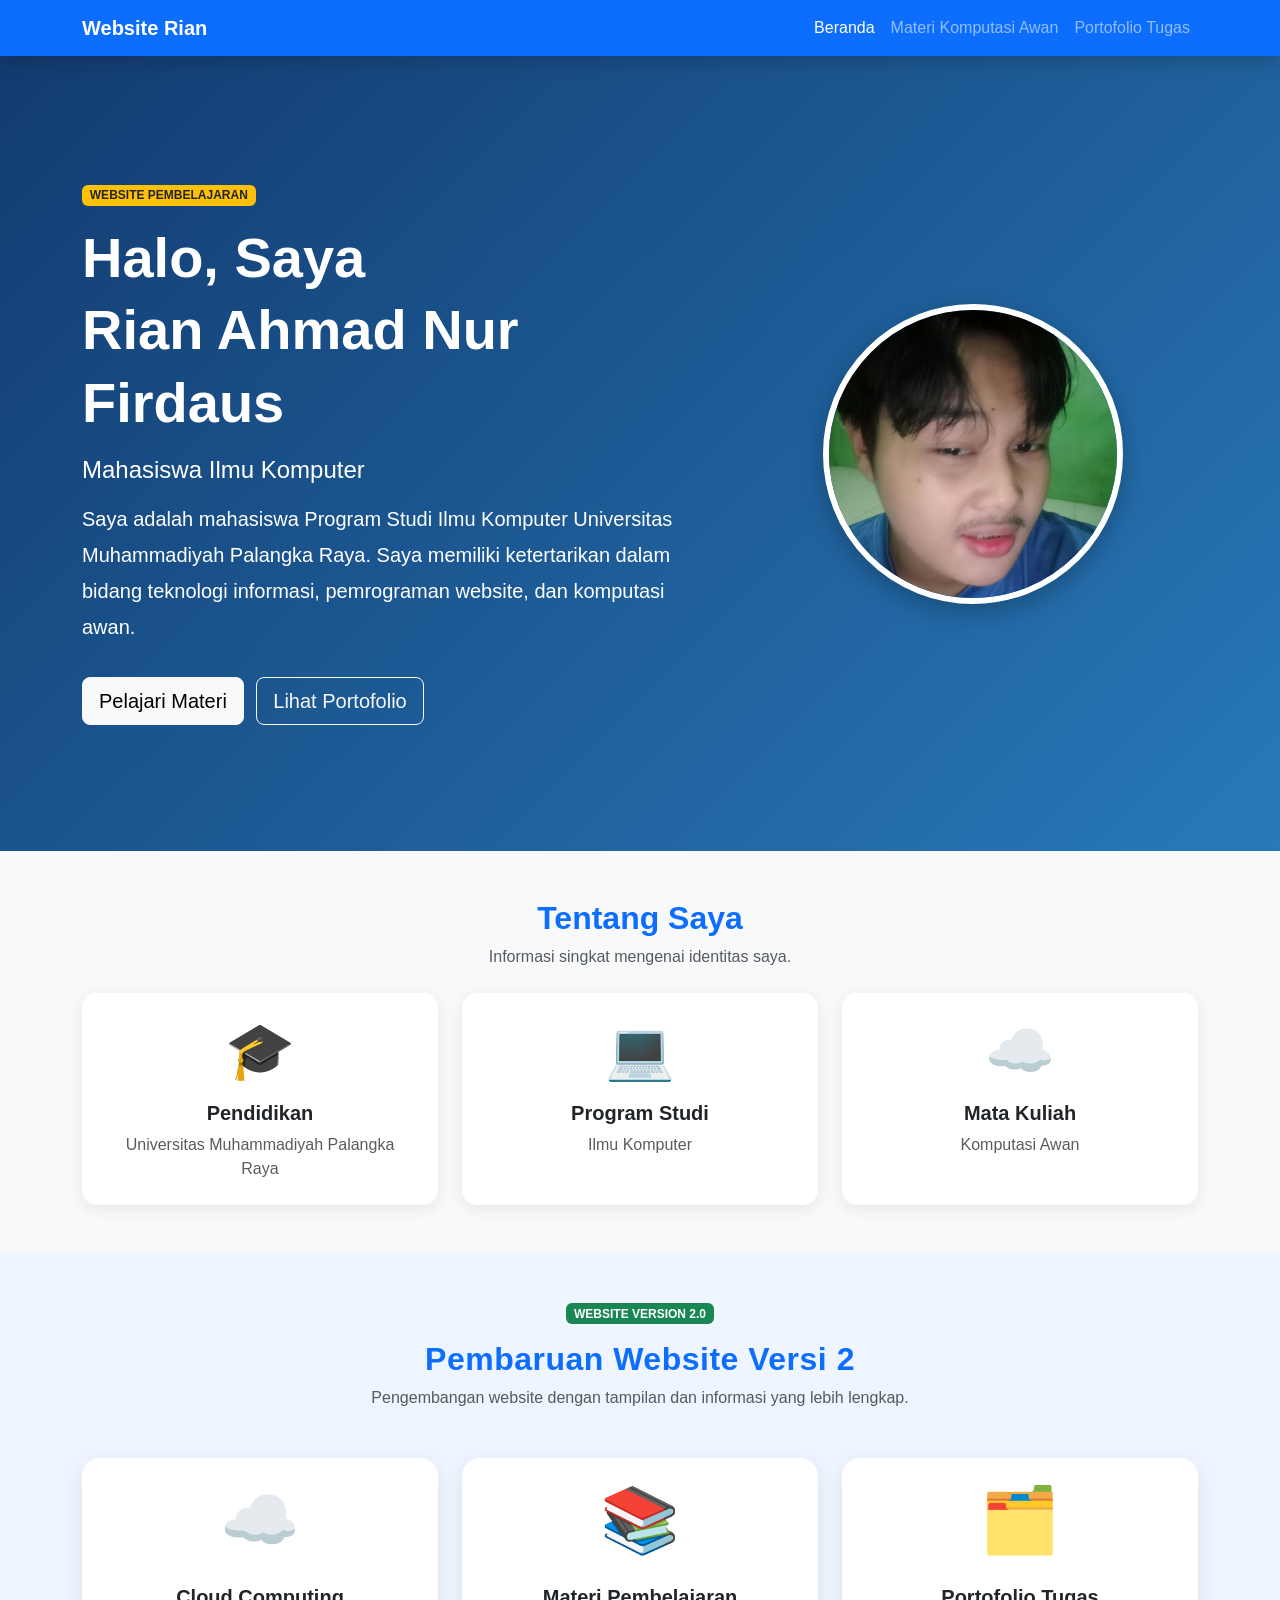
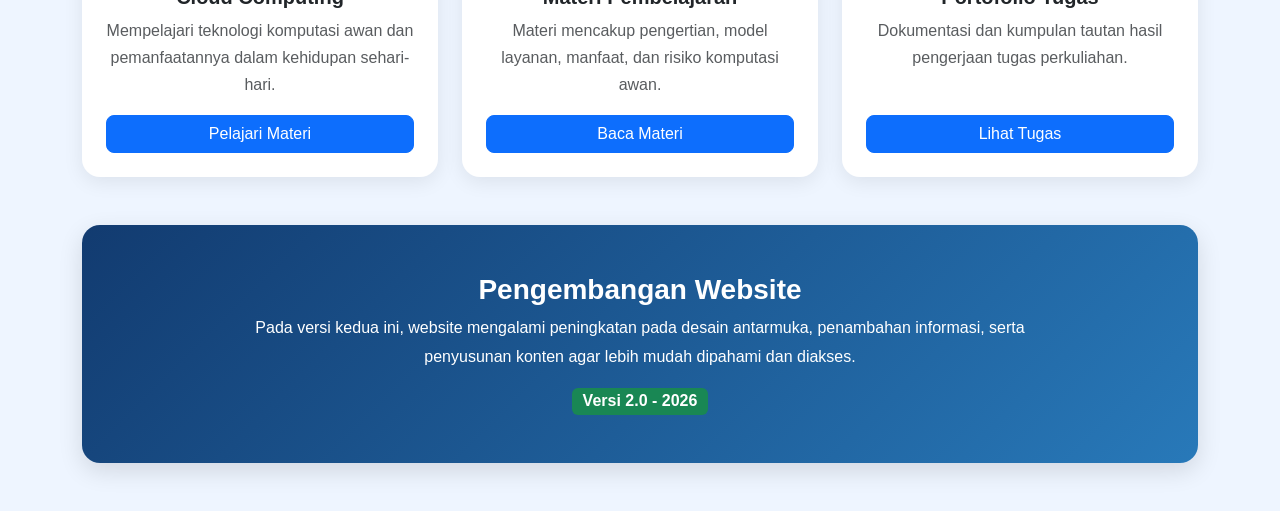
<file: index.html>
<!DOCTYPE html>
<html lang="id">
<head>
    <meta charset="UTF-8">
    <meta name="viewport" content="width=device-width, initial-scale=1.0">
    <title>Beranda | Rian Ahmad Nur Firdaus</title>

    <!-- Bootstrap -->
    <link href="https://cdn.jsdelivr.net/npm/bootstrap@5.3.3/dist/css/bootstrap.min.css" rel="stylesheet">

    <!-- CSS Lokal -->
    <link rel="stylesheet" href="asset/CSS/style.css">
</head>
<body>

    <!-- NAVBAR -->
    <nav class="navbar navbar-expand-lg navbar-dark bg-primary shadow">
        <div class="container">
            <a class="navbar-brand fw-bold" href="index.html">Website Rian</a>

            <button class="navbar-toggler" type="button" data-bs-toggle="collapse"
                data-bs-target="#navbarMenu">
                <span class="navbar-toggler-icon"></span>
            </button>

            <div class="collapse navbar-collapse" id="navbarMenu">
                <ul class="navbar-nav ms-auto">
                    <li class="nav-item">
                        <a class="nav-link active" href="index.html">Beranda</a>
                    </li>
                    <li class="nav-item">
                        <a class="nav-link" href="materi.html">Materi Komputasi Awan</a>
                    </li>
                    <li class="nav-item">
                        <a class="nav-link" href="portofolio.html">Portofolio Tugas</a>
                    </li>
                </ul>
            </div>
        </div>
    </nav>

    <!-- HERO -->
    <section class="hero-section">
        <div class="container">
            <div class="row align-items-center min-vh-75">

                <div class="col-lg-7 text-center text-lg-start">
                    <span class="badge bg-warning text-dark mb-3">
                        WEBSITE PEMBELAJARAN
                    </span>

                    <h1 class="display-4 fw-bold">
                        Halo, Saya<br>
                        Rian Ahmad Nur Firdaus
                    </h1>

                    <h4 class="mt-3">Mahasiswa Ilmu Komputer</h4>

                    <p class="lead mt-3">
                        Saya adalah mahasiswa Program Studi Ilmu Komputer
                        Universitas Muhammadiyah Palangka Raya. Saya memiliki
                        ketertarikan dalam bidang teknologi informasi,
                        pemrograman website, dan komputasi awan.
                    </p>

                    <a href="materi.html" class="btn btn-light btn-lg mt-3 me-2">
                        Pelajari Materi
                    </a>

                    <a href="portofolio.html" class="btn btn-outline-light btn-lg mt-3">
                        Lihat Portofolio
                    </a>
                </div>

                <div class="col-lg-5 text-center mt-5 mt-lg-0">
                    <img src="asset/image/Rian.jpeg"
                         alt="Foto Rian Ahmad Nur Firdaus"
                         class="foto-profil">
                </div>

            </div>
        </div>
    </section>

    <!-- TENTANG SAYA -->
    <section class="container py-5">
        <div class="text-center mb-4">
            <h2 class="fw-bold text-primary">Tentang Saya</h2>
            <p class="text-muted">Informasi singkat mengenai identitas saya.</p>
        </div>

        <div class="row g-4">
            <div class="col-md-4">
                <div class="card info-card h-100 text-center p-4">
                    <div class="display-4">🎓</div>
                    <h5 class="fw-bold mt-3">Pendidikan</h5>
                    <p class="text-muted mb-0">
                        Universitas Muhammadiyah Palangka Raya
                    </p>
                </div>
            </div>

            <div class="col-md-4">
                <div class="card info-card h-100 text-center p-4">
                    <div class="display-4">💻</div>
                    <h5 class="fw-bold mt-3">Program Studi</h5>
                    <p class="text-muted mb-0">Ilmu Komputer</p>
                </div>
            </div>

            <div class="col-md-4">
                <div class="card info-card h-100 text-center p-4">
                    <div class="display-4">☁️</div>
                    <h5 class="fw-bold mt-3">Mata Kuliah</h5>
                    <p class="text-muted mb-0">Komputasi Awan</p>
                </div>
            </div>
        </div>
    </section>

    
<!-- PEMBARUAN WEBSITE VERSI 2 -->
<section class="v2-section py-5">
    <div class="container">

        <div class="text-center mb-5">
            <span class="badge bg-success mb-3">WEBSITE VERSION 2.0</span>
            <h2 class="fw-bold text-primary">Pembaruan Website Versi 2</h2>
            <p class="text-muted">
                Pengembangan website dengan tampilan dan informasi yang lebih lengkap.
            </p>
        </div>

        <div class="row g-4">

            <div class="col-md-4">
                <div class="card v2-card h-100 text-center p-4">
                    <div class="display-3">☁️</div>
                    <h5 class="fw-bold mt-3">Cloud Computing</h5>
                    <p class="text-muted">
                        Mempelajari teknologi komputasi awan dan pemanfaatannya
                        dalam kehidupan sehari-hari.
                    </p>
                    <a href="materi.html" class="btn btn-primary mt-auto">
                        Pelajari Materi
                    </a>
                </div>
            </div>

            <div class="col-md-4">
                <div class="card v2-card h-100 text-center p-4">
                    <div class="display-3">📚</div>
                    <h5 class="fw-bold mt-3">Materi Pembelajaran</h5>
                    <p class="text-muted">
                        Materi mencakup pengertian, model layanan,
                        manfaat, dan risiko komputasi awan.
                    </p>
                    <a href="materi.html" class="btn btn-primary mt-auto">
                        Baca Materi
                    </a>
                </div>
            </div>

            <div class="col-md-4">
                <div class="card v2-card h-100 text-center p-4">
                    <div class="display-3">🗂️</div>
                    <h5 class="fw-bold mt-3">Portofolio Tugas</h5>
                    <p class="text-muted">
                        Dokumentasi dan kumpulan tautan hasil
                        pengerjaan tugas perkuliahan.
                    </p>
                    <a href="portofolio.html" class="btn btn-primary mt-auto">
                        Lihat Tugas
                    </a>
                </div>
            </div>

        </div>

        <div class="v2-info mt-5 p-4 p-md-5 text-center">
            <h3 class="fw-bold">Pengembangan Website</h3>
            <p class="mb-3">
                Pada versi kedua ini, website mengalami peningkatan pada
                desain antarmuka, penambahan informasi, serta penyusunan
                konten agar lebih mudah dipahami dan diakses.
            </p>
            <span class="badge bg-success fs-6">Versi 2.0 - 2026</span>
        </div>

    </div>
</section>

    <script src="https://cdn.jsdelivr.net/npm/bootstrap@5.3.3/dist/js/bootstrap.bundle.min.js"></script>
</body>
</html>
</file>
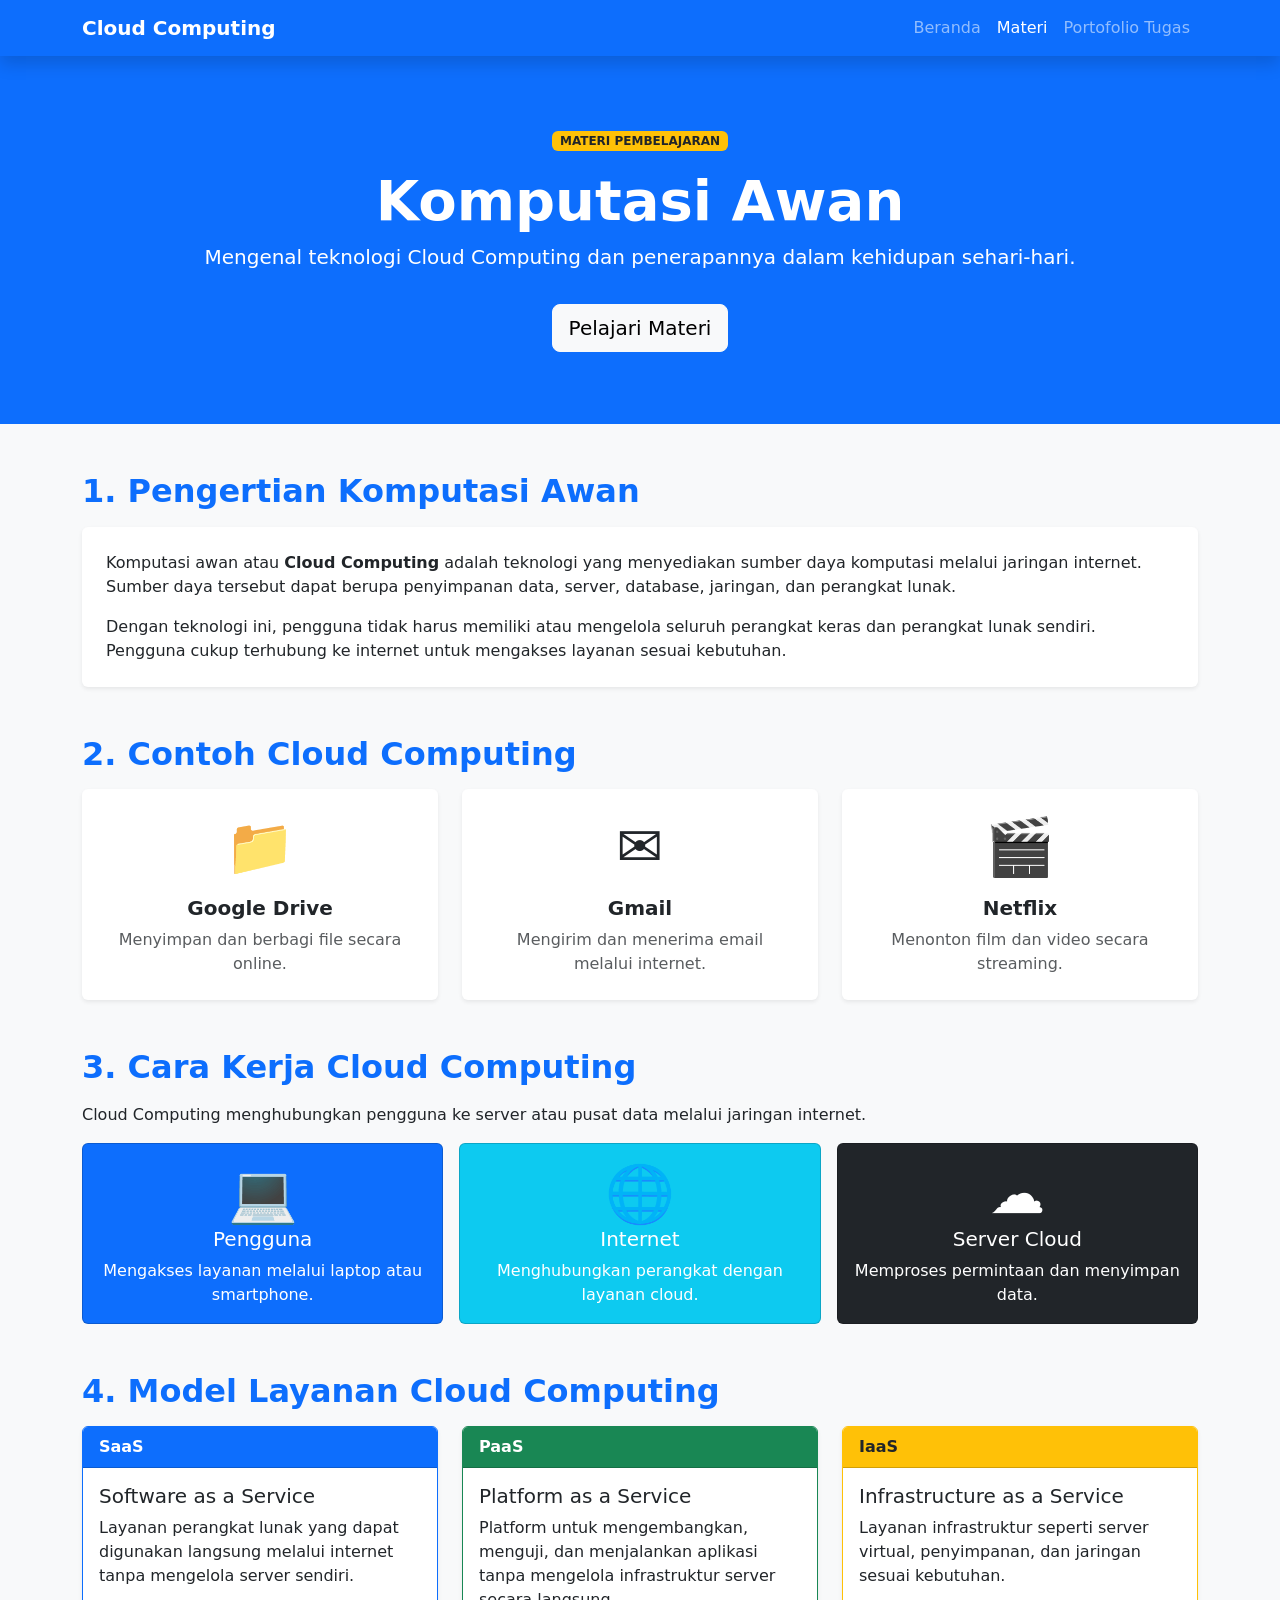
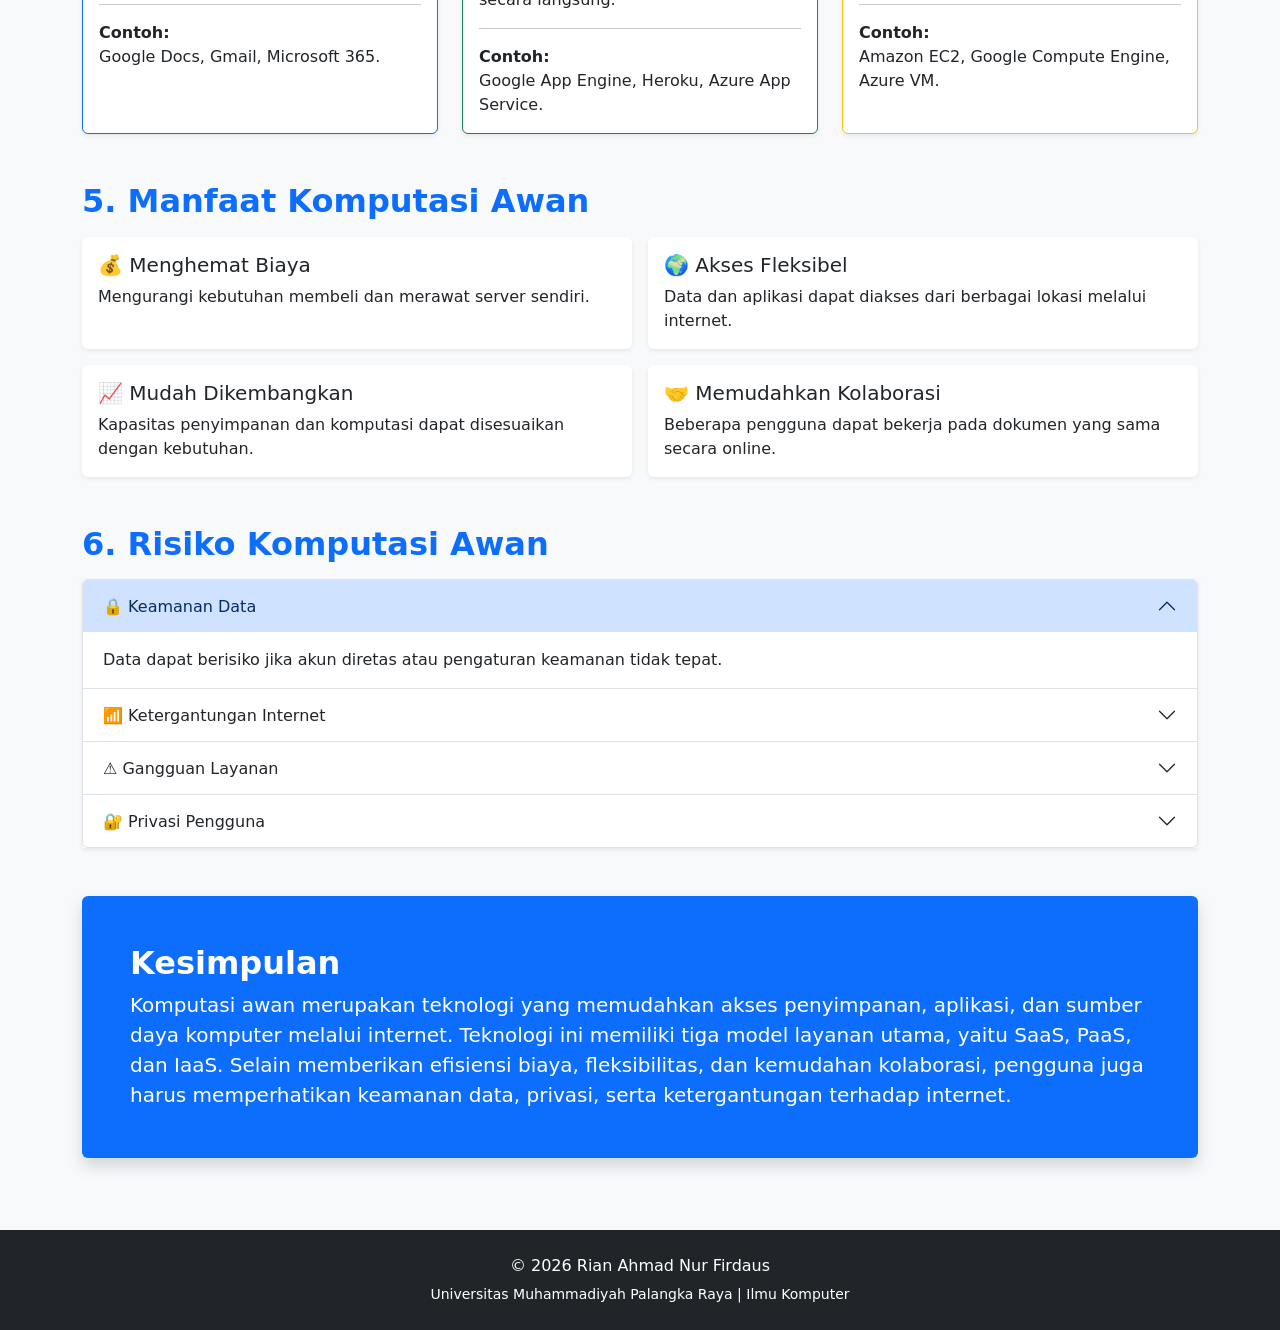
<file: materi.html>
<!DOCTYPE html>
<html lang="id">
<head>
    <meta charset="UTF-8">
    <meta name="viewport" content="width=device-width, initial-scale=1.0">
    <title>Materi Komputasi Awan | Rian</title>
    <link href="https://cdn.jsdelivr.net/npm/bootstrap@5.3.3/dist/css/bootstrap.min.css" rel="stylesheet">
</head>
<body class="bg-light">

    <!-- NAVBAR -->
    <nav class="navbar navbar-expand-lg navbar-dark bg-primary shadow">
        <div class="container">
            <a class="navbar-brand fw-bold" href="index.html">Cloud Computing</a>
            <button class="navbar-toggler" type="button" data-bs-toggle="collapse" data-bs-target="#menuNavbar">
                <span class="navbar-toggler-icon"></span>
            </button>
            <div class="collapse navbar-collapse" id="menuNavbar">
                <ul class="navbar-nav ms-auto">
                    <li class="nav-item"><a class="nav-link" href="index.html">Beranda</a></li>
                    <li class="nav-item"><a class="nav-link active" href="materi.html">Materi</a></li>
                    <li class="nav-item"><a class="nav-link" href="portofolio.html">Portofolio Tugas</a></li>
                </ul>
            </div>
        </div>
    </nav>

    <!-- HEADER -->
    <header class="bg-primary text-white text-center py-5">
        <div class="container py-4">
            <span class="badge bg-warning text-dark mb-3">MATERI PEMBELAJARAN</span>
            <h1 class="display-4 fw-bold">Komputasi Awan</h1>
            <p class="lead">Mengenal teknologi Cloud Computing dan penerapannya dalam kehidupan sehari-hari.</p>
            <a href="#pengertian" class="btn btn-light btn-lg mt-3">Pelajari Materi</a>
        </div>
    </header>

    <main class="container py-5">

        <!-- PENGERTIAN -->
        <section id="pengertian" class="mb-5">
            <h2 class="fw-bold text-primary mb-3">1. Pengertian Komputasi Awan</h2>
            <div class="card border-0 shadow-sm">
                <div class="card-body p-4">
                    <p>
                        Komputasi awan atau <strong>Cloud Computing</strong> adalah teknologi
                        yang menyediakan sumber daya komputasi melalui jaringan internet.
                        Sumber daya tersebut dapat berupa penyimpanan data, server,
                        database, jaringan, dan perangkat lunak.
                    </p>
                    <p class="mb-0">
                        Dengan teknologi ini, pengguna tidak harus memiliki atau mengelola
                        seluruh perangkat keras dan perangkat lunak sendiri. Pengguna cukup
                        terhubung ke internet untuk mengakses layanan sesuai kebutuhan.
                    </p>
                </div>
            </div>
        </section>

        <!-- CONTOH -->
        <section class="mb-5">
            <h2 class="fw-bold text-primary mb-3">2. Contoh Cloud Computing</h2>
            <div class="row g-4">
                <div class="col-md-4">
                    <div class="card h-100 border-0 shadow-sm text-center p-4">
                        <div class="display-4">📁</div>
                        <h5 class="fw-bold mt-3">Google Drive</h5>
                        <p class="text-muted mb-0">Menyimpan dan berbagi file secara online.</p>
                    </div>
                </div>
                <div class="col-md-4">
                    <div class="card h-100 border-0 shadow-sm text-center p-4">
                        <div class="display-4">✉️</div>
                        <h5 class="fw-bold mt-3">Gmail</h5>
                        <p class="text-muted mb-0">Mengirim dan menerima email melalui internet.</p>
                    </div>
                </div>
                <div class="col-md-4">
                    <div class="card h-100 border-0 shadow-sm text-center p-4">
                        <div class="display-4">🎬</div>
                        <h5 class="fw-bold mt-3">Netflix</h5>
                        <p class="text-muted mb-0">Menonton film dan video secara streaming.</p>
                    </div>
                </div>
            </div>
        </section>

        <!-- CARA KERJA -->
        <section class="mb-5">
            <h2 class="fw-bold text-primary mb-3">3. Cara Kerja Cloud Computing</h2>
            <p>Cloud Computing menghubungkan pengguna ke server atau pusat data melalui jaringan internet.</p>
            <div class="row g-3 text-center">
                <div class="col-md-4">
                    <div class="card bg-primary text-white h-100 p-3">
                        <div class="display-4">💻</div>
                        <h5>Pengguna</h5>
                        <p class="mb-0">Mengakses layanan melalui laptop atau smartphone.</p>
                    </div>
                </div>
                <div class="col-md-4">
                    <div class="card bg-info text-white h-100 p-3">
                        <div class="display-4">🌐</div>
                        <h5>Internet</h5>
                        <p class="mb-0">Menghubungkan perangkat dengan layanan cloud.</p>
                    </div>
                </div>
                <div class="col-md-4">
                    <div class="card bg-dark text-white h-100 p-3">
                        <div class="display-4">☁️</div>
                        <h5>Server Cloud</h5>
                        <p class="mb-0">Memproses permintaan dan menyimpan data.</p>
                    </div>
                </div>
            </div>
        </section>

        <!-- MODEL LAYANAN -->
        <section class="mb-5">
            <h2 class="fw-bold text-primary mb-3">4. Model Layanan Cloud Computing</h2>
            <div class="row g-4">
                <div class="col-md-4">
                    <div class="card h-100 border-primary shadow-sm">
                        <div class="card-header bg-primary text-white fw-bold">SaaS</div>
                        <div class="card-body">
                            <h5>Software as a Service</h5>
                            <p>Layanan perangkat lunak yang dapat digunakan langsung melalui internet tanpa mengelola server sendiri.</p>
                            <hr>
                            <strong>Contoh:</strong>
                            <p class="mb-0">Google Docs, Gmail, Microsoft 365.</p>
                        </div>
                    </div>
                </div>
                <div class="col-md-4">
                    <div class="card h-100 border-success shadow-sm">
                        <div class="card-header bg-success text-white fw-bold">PaaS</div>
                        <div class="card-body">
                            <h5>Platform as a Service</h5>
                            <p>Platform untuk mengembangkan, menguji, dan menjalankan aplikasi tanpa mengelola infrastruktur server secara langsung.</p>
                            <hr>
                            <strong>Contoh:</strong>
                            <p class="mb-0">Google App Engine, Heroku, Azure App Service.</p>
                        </div>
                    </div>
                </div>
                <div class="col-md-4">
                    <div class="card h-100 border-warning shadow-sm">
                        <div class="card-header bg-warning fw-bold">IaaS</div>
                        <div class="card-body">
                            <h5>Infrastructure as a Service</h5>
                            <p>Layanan infrastruktur seperti server virtual, penyimpanan, dan jaringan sesuai kebutuhan.</p>
                            <hr>
                            <strong>Contoh:</strong>
                            <p class="mb-0">Amazon EC2, Google Compute Engine, Azure VM.</p>
                        </div>
                    </div>
                </div>
            </div>
        </section>

        <!-- MANFAAT -->
        <section class="mb-5">
            <h2 class="fw-bold text-primary mb-3">5. Manfaat Komputasi Awan</h2>
            <div class="row g-3">
                <div class="col-md-6">
                    <div class="card border-0 shadow-sm h-100 p-3">
                        <h5>💰 Menghemat Biaya</h5>
                        <p class="mb-0">Mengurangi kebutuhan membeli dan merawat server sendiri.</p>
                    </div>
                </div>
                <div class="col-md-6">
                    <div class="card border-0 shadow-sm h-100 p-3">
                        <h5>🌍 Akses Fleksibel</h5>
                        <p class="mb-0">Data dan aplikasi dapat diakses dari berbagai lokasi melalui internet.</p>
                    </div>
                </div>
                <div class="col-md-6">
                    <div class="card border-0 shadow-sm h-100 p-3">
                        <h5>📈 Mudah Dikembangkan</h5>
                        <p class="mb-0">Kapasitas penyimpanan dan komputasi dapat disesuaikan dengan kebutuhan.</p>
                    </div>
                </div>
                <div class="col-md-6">
                    <div class="card border-0 shadow-sm h-100 p-3">
                        <h5>🤝 Memudahkan Kolaborasi</h5>
                        <p class="mb-0">Beberapa pengguna dapat bekerja pada dokumen yang sama secara online.</p>
                    </div>
                </div>
            </div>
        </section>

        <!-- RISIKO -->
        <section class="mb-5">
            <h2 class="fw-bold text-primary mb-3">6. Risiko Komputasi Awan</h2>
            <div class="accordion shadow-sm" id="accordionRisiko">
                <div class="accordion-item">
                    <h2 class="accordion-header">
                        <button class="accordion-button" data-bs-toggle="collapse" data-bs-target="#risiko1">
                            🔒 Keamanan Data
                        </button>
                    </h2>
                    <div id="risiko1" class="accordion-collapse collapse show" data-bs-parent="#accordionRisiko">
                        <div class="accordion-body">Data dapat berisiko jika akun diretas atau pengaturan keamanan tidak tepat.</div>
                    </div>
                </div>
                <div class="accordion-item">
                    <h2 class="accordion-header">
                        <button class="accordion-button collapsed" data-bs-toggle="collapse" data-bs-target="#risiko2">
                            📶 Ketergantungan Internet
                        </button>
                    </h2>
                    <div id="risiko2" class="accordion-collapse collapse" data-bs-parent="#accordionRisiko">
                        <div class="accordion-body">Akses layanan dapat terganggu ketika koneksi internet bermasalah.</div>
                    </div>
                </div>
                <div class="accordion-item">
                    <h2 class="accordion-header">
                        <button class="accordion-button collapsed" data-bs-toggle="collapse" data-bs-target="#risiko3">
                            ⚠️ Gangguan Layanan
                        </button>
                    </h2>
                    <div id="risiko3" class="accordion-collapse collapse" data-bs-parent="#accordionRisiko">
                        <div class="accordion-body">Server penyedia layanan dapat mengalami gangguan sehingga layanan sementara tidak tersedia.</div>
                    </div>
                </div>
                <div class="accordion-item">
                    <h2 class="accordion-header">
                        <button class="accordion-button collapsed" data-bs-toggle="collapse" data-bs-target="#risiko4">
                            🔐 Privasi Pengguna
                        </button>
                    </h2>
                    <div id="risiko4" class="accordion-collapse collapse" data-bs-parent="#accordionRisiko">
                        <div class="accordion-body">Pengguna perlu memahami bagaimana penyedia layanan mengelola dan melindungi data pribadi.</div>
                    </div>
                </div>
            </div>
        </section>

        <!-- KESIMPULAN -->
        <section class="mb-4">
            <div class="card bg-primary text-white border-0 shadow">
                <div class="card-body p-4 p-md-5">
                    <h2 class="fw-bold">Kesimpulan</h2>
                    <p class="lead mb-0">
                        Komputasi awan merupakan teknologi yang memudahkan akses
                        penyimpanan, aplikasi, dan sumber daya komputer melalui internet.
                        Teknologi ini memiliki tiga model layanan utama, yaitu SaaS,
                        PaaS, dan IaaS. Selain memberikan efisiensi biaya, fleksibilitas,
                        dan kemudahan kolaborasi, pengguna juga harus memperhatikan
                        keamanan data, privasi, serta ketergantungan terhadap internet.
                    </p>
                </div>
            </div>
        </section>

    </main>

    <footer class="bg-dark text-white text-center py-4">
        <p class="mb-1">© 2026 Rian Ahmad Nur Firdaus</p>
        <small>Universitas Muhammadiyah Palangka Raya | Ilmu Komputer</small>
    </footer>

    <script src="https://cdn.jsdelivr.net/npm/bootstrap@5.3.3/dist/js/bootstrap.bundle.min.js"></script>
</body>
</html>
</file>
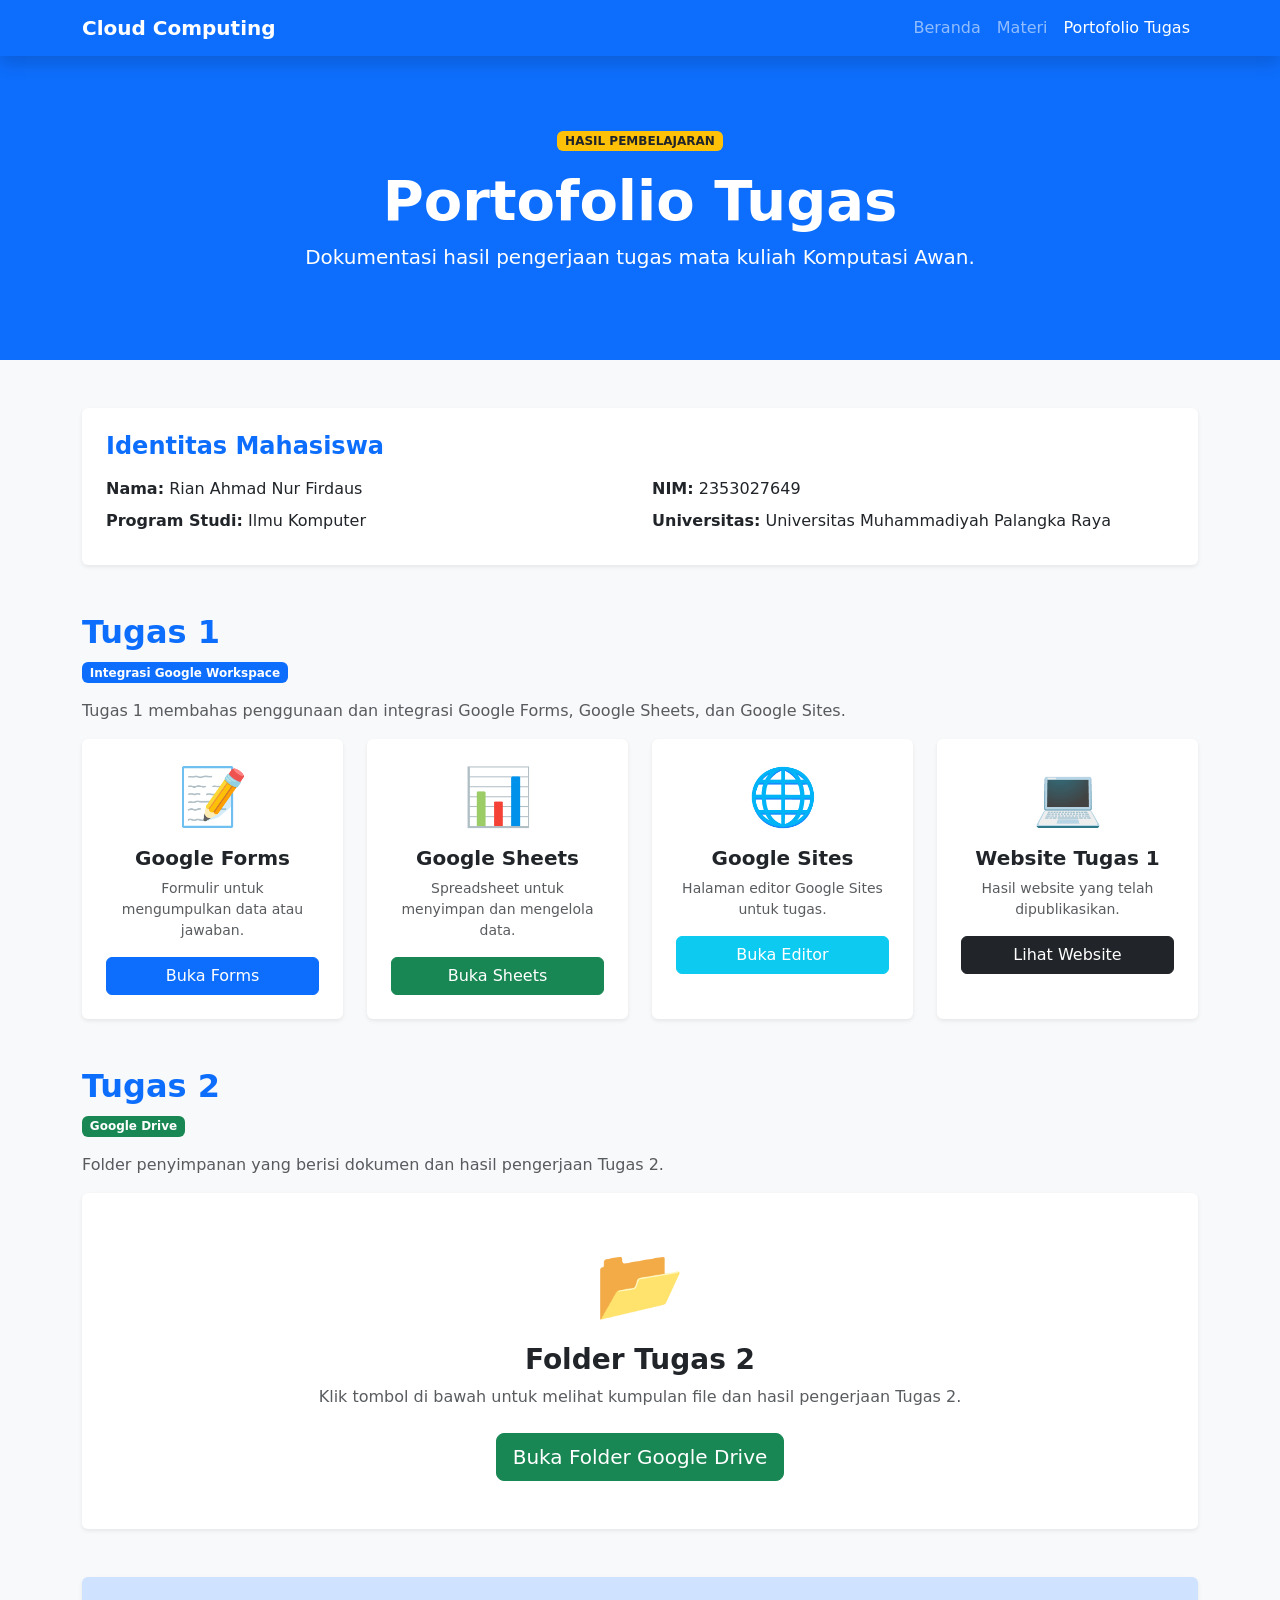
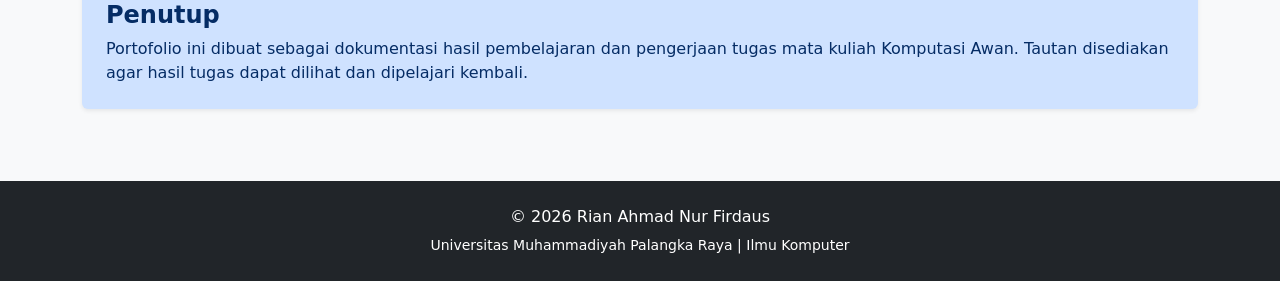
<file: portofolio.html>
<!DOCTYPE html>
<html lang="id">
<head>
    <meta charset="UTF-8">
    <meta name="viewport" content="width=device-width, initial-scale=1.0">
    <title>Portofolio Tugas | Rian</title>
    <link href="https://cdn.jsdelivr.net/npm/bootstrap@5.3.3/dist/css/bootstrap.min.css" rel="stylesheet">
</head>
<body class="bg-light">

    <!-- NAVBAR -->
    <nav class="navbar navbar-expand-lg navbar-dark bg-primary shadow">
        <div class="container">
            <a class="navbar-brand fw-bold" href="index.html">Cloud Computing</a>
            <button class="navbar-toggler" type="button" data-bs-toggle="collapse" data-bs-target="#menuNavbar">
                <span class="navbar-toggler-icon"></span>
            </button>
            <div class="collapse navbar-collapse" id="menuNavbar">
                <ul class="navbar-nav ms-auto">
                    <li class="nav-item"><a class="nav-link" href="index.html">Beranda</a></li>
                    <li class="nav-item"><a class="nav-link" href="materi.html">Materi</a></li>
                    <li class="nav-item"><a class="nav-link active" href="portofolio.html">Portofolio Tugas</a></li>
                </ul>
            </div>
        </div>
    </nav>

    <!-- HEADER -->
    <header class="bg-primary text-white text-center py-5">
        <div class="container py-4">
            <span class="badge bg-warning text-dark mb-3">HASIL PEMBELAJARAN</span>
            <h1 class="display-4 fw-bold">Portofolio Tugas</h1>
            <p class="lead">Dokumentasi hasil pengerjaan tugas mata kuliah Komputasi Awan.</p>
        </div>
    </header>

    <main class="container py-5">

        <!-- IDENTITAS -->
        <section class="mb-5">
            <div class="card border-0 shadow-sm">
                <div class="card-body p-4">
                    <h4 class="fw-bold text-primary mb-3">Identitas Mahasiswa</h4>
                    <div class="row">
                        <div class="col-md-6 mb-2">
                            <strong>Nama:</strong> Rian Ahmad Nur Firdaus
                        </div>
                        <div class="col-md-6 mb-2">
                            <strong>NIM:</strong> 2353027649
                        </div>
                        <div class="col-md-6 mb-2">
                            <strong>Program Studi:</strong> Ilmu Komputer
                        </div>
                        <div class="col-md-6 mb-2">
                            <strong>Universitas:</strong> Universitas Muhammadiyah Palangka Raya
                        </div>
                    </div>
                </div>
            </div>
        </section>

        <!-- TUGAS 1 -->
        <section class="mb-5">
            <h2 class="fw-bold text-primary mb-2">Tugas 1</h2>
            <span class="badge bg-primary mb-3">Integrasi Google Workspace</span>
            <p class="text-muted">
                Tugas 1 membahas penggunaan dan integrasi Google Forms,
                Google Sheets, dan Google Sites.
            </p>

            <div class="row g-4">

                <div class="col-md-6 col-lg-3">
                    <div class="card h-100 border-0 shadow-sm">
                        <div class="card-body text-center p-4">
                            <div class="display-4 mb-3">📝</div>
                            <h5 class="fw-bold">Google Forms</h5>
                            <p class="text-muted small">Formulir untuk mengumpulkan data atau jawaban.</p>
                            <a href="https://docs.google.com/forms/d/1xNkm0gqU0BfKuEfHnZ1uE3IsGFhoLhAVPHUQ_Rmtb04/edit"
                               target="_blank" rel="noopener noreferrer" class="btn btn-primary w-100">
                                Buka Forms
                            </a>
                        </div>
                    </div>
                </div>

                <div class="col-md-6 col-lg-3">
                    <div class="card h-100 border-0 shadow-sm">
                        <div class="card-body text-center p-4">
                            <div class="display-4 mb-3">📊</div>
                            <h5 class="fw-bold">Google Sheets</h5>
                            <p class="text-muted small">Spreadsheet untuk menyimpan dan mengelola data.</p>
                            <a href="https://docs.google.com/spreadsheets/d/1PhCHXebrpCC_IcwRmo6MRj-3kQk1NpJCRNrGJgybK10/edit?resourcekey=&gid=2123396104#gid=2123396104"
                               target="_blank" rel="noopener noreferrer" class="btn btn-success w-100">
                                Buka Sheets
                            </a>
                        </div>
                    </div>
                </div>

                <div class="col-md-6 col-lg-3">
                    <div class="card h-100 border-0 shadow-sm">
                        <div class="card-body text-center p-4">
                            <div class="display-4 mb-3">🌐</div>
                            <h5 class="fw-bold">Google Sites</h5>
                            <p class="text-muted small">Halaman editor Google Sites untuk tugas.</p>
                            <a href="https://sites.google.com/d/1oCiRzAkOiO_gnNMFOzUs4BLDrMvRsgzq/p/1kJQaTeplDl36x_eL8l7u-Yj5J7GC80oa/edit"
                               target="_blank" rel="noopener noreferrer" class="btn btn-info text-white w-100">
                                Buka Editor
                            </a>
                        </div>
                    </div>
                </div>

                <div class="col-md-6 col-lg-3">
                    <div class="card h-100 border-0 shadow-sm">
                        <div class="card-body text-center p-4">
                            <div class="display-4 mb-3">💻</div>
                            <h5 class="fw-bold">Website Tugas 1</h5>
                            <p class="text-muted small">Hasil website yang telah dipublikasikan.</p>
                            <a href="https://sites.google.com/view/rian-ahmad-nurfirdaus-website/halaman-muka"
                               target="_blank" rel="noopener noreferrer" class="btn btn-dark w-100">
                                Lihat Website
                            </a>
                        </div>
                    </div>
                </div>

            </div>
        </section>

        <!-- TUGAS 2 -->
        <section class="mb-5">
            <h2 class="fw-bold text-primary mb-2">Tugas 2</h2>
            <span class="badge bg-success mb-3">Google Drive</span>
            <p class="text-muted">
                Folder penyimpanan yang berisi dokumen dan hasil pengerjaan Tugas 2.
            </p>

            <div class="card border-0 shadow-sm">
                <div class="card-body text-center p-5">
                    <div class="display-2 mb-3">📂</div>
                    <h3 class="fw-bold">Folder Tugas 2</h3>
                    <p class="text-muted">
                        Klik tombol di bawah untuk melihat kumpulan file
                        dan hasil pengerjaan Tugas 2.
                    </p>
                    <a href="https://drive.google.com/drive/folders/1-c3u2TxQNkoRJx1iAJ5WjZv-mb9pTvpz?hl=ID"
                       target="_blank" rel="noopener noreferrer" class="btn btn-success btn-lg mt-2">
                        Buka Folder Google Drive
                    </a>
                </div>
            </div>
        </section>

        <!-- PENUTUP -->
        <section class="mb-4">
            <div class="alert alert-primary border-0 shadow-sm p-4">
                <h4 class="fw-bold">Penutup</h4>
                <p class="mb-0">
                    Portofolio ini dibuat sebagai dokumentasi hasil pembelajaran
                    dan pengerjaan tugas mata kuliah Komputasi Awan. Tautan
                    disediakan agar hasil tugas dapat dilihat dan dipelajari kembali.
                </p>
            </div>
        </section>

    </main>

    <footer class="bg-dark text-white text-center py-4">
        <p class="mb-1">© 2026 Rian Ahmad Nur Firdaus</p>
        <small>Universitas Muhammadiyah Palangka Raya | Ilmu Komputer</small>
    </footer>

    <script src="https://cdn.jsdelivr.net/npm/bootstrap@5.3.3/dist/js/bootstrap.bundle.min.js"></script>
</body>
</html>
</file>
<file: asset/CSS/style.css>
/* PENGATURAN DASAR */
* {
    margin: 0;
    padding: 0;
    box-sizing: border-box;
}

body {
    font-family: Arial, sans-serif;
    background-color: #f8f9fa;
}

/* HERO SECTION */
.hero-section {
    background: linear-gradient(135deg, #123b70, #2879b9);
    color: white;
    padding: 60px 0;
}

.min-vh-75 {
    min-height: 75vh;
}

.hero-section h1 {
    line-height: 1.3;
}

.hero-section p {
    line-height: 1.8;
}

/* FOTO PROFIL */
.foto-profil {
    width: 300px;
    height: 300px;
    object-fit: cover;
    object-position: center;
    border-radius: 50%;
    border: 6px solid white;
    box-shadow: 0 8px 25px rgba(0, 0, 0, 0.25);
}

/* KARTU INFORMASI */
.info-card {
    border: none;
    border-radius: 15px;
    box-shadow: 0 4px 15px rgba(0, 0, 0, 0.08);
    transition: 0.3s;
}

.info-card:hover {
    transform: translateY(-7px);
    box-shadow: 0 8px 22px rgba(0, 0, 0, 0.15);
}

/* TOMBOL */
.btn {
    border-radius: 8px;
}

/* FOOTER */
footer {
    line-height: 1.7;
}

/* TAMPILAN HP */
@media (max-width: 768px) {
    .hero-section {
        padding: 45px 0;
        text-align: center;
    }

    .hero-section h1 {
        font-size: 32px;
    }

    .foto-profil {
        width: 220px;
        height: 220px;
    }

    .min-vh-75 {
        min-height: auto;
    }
}

/* PEMBARUAN WEBSITE VERSI 2 */

.v2-section {
    background-color: #eef5ff;
}

.v2-section h2 {
    letter-spacing: 0.5px;
}

.v2-card {
    border: none;
    border-radius: 18px;
    box-shadow: 0 5px 20px rgba(0, 0, 0, 0.08);
    transition: all 0.3s ease;
}

.v2-card:hover {
    transform: translateY(-10px);
    box-shadow: 0 12px 28px rgba(0, 0, 0, 0.15);
}

.v2-card .display-3 {
    margin-bottom: 10px;
}

.v2-card p {
    line-height: 1.7;
}

.v2-info {
    background: linear-gradient(135deg, #123b70, #2879b9);
    color: white;
    border-radius: 18px;
    box-shadow: 0 8px 25px rgba(0, 0, 0, 0.12);
}

.v2-info p {
    line-height: 1.8;
    max-width: 800px;
    margin-left: auto;
    margin-right: auto;
}

@media (max-width: 768px) {
    .v2-section {
        padding: 35px 0;
    }

    .v2-info {
        padding: 25px !important;
    }
}
</file>
